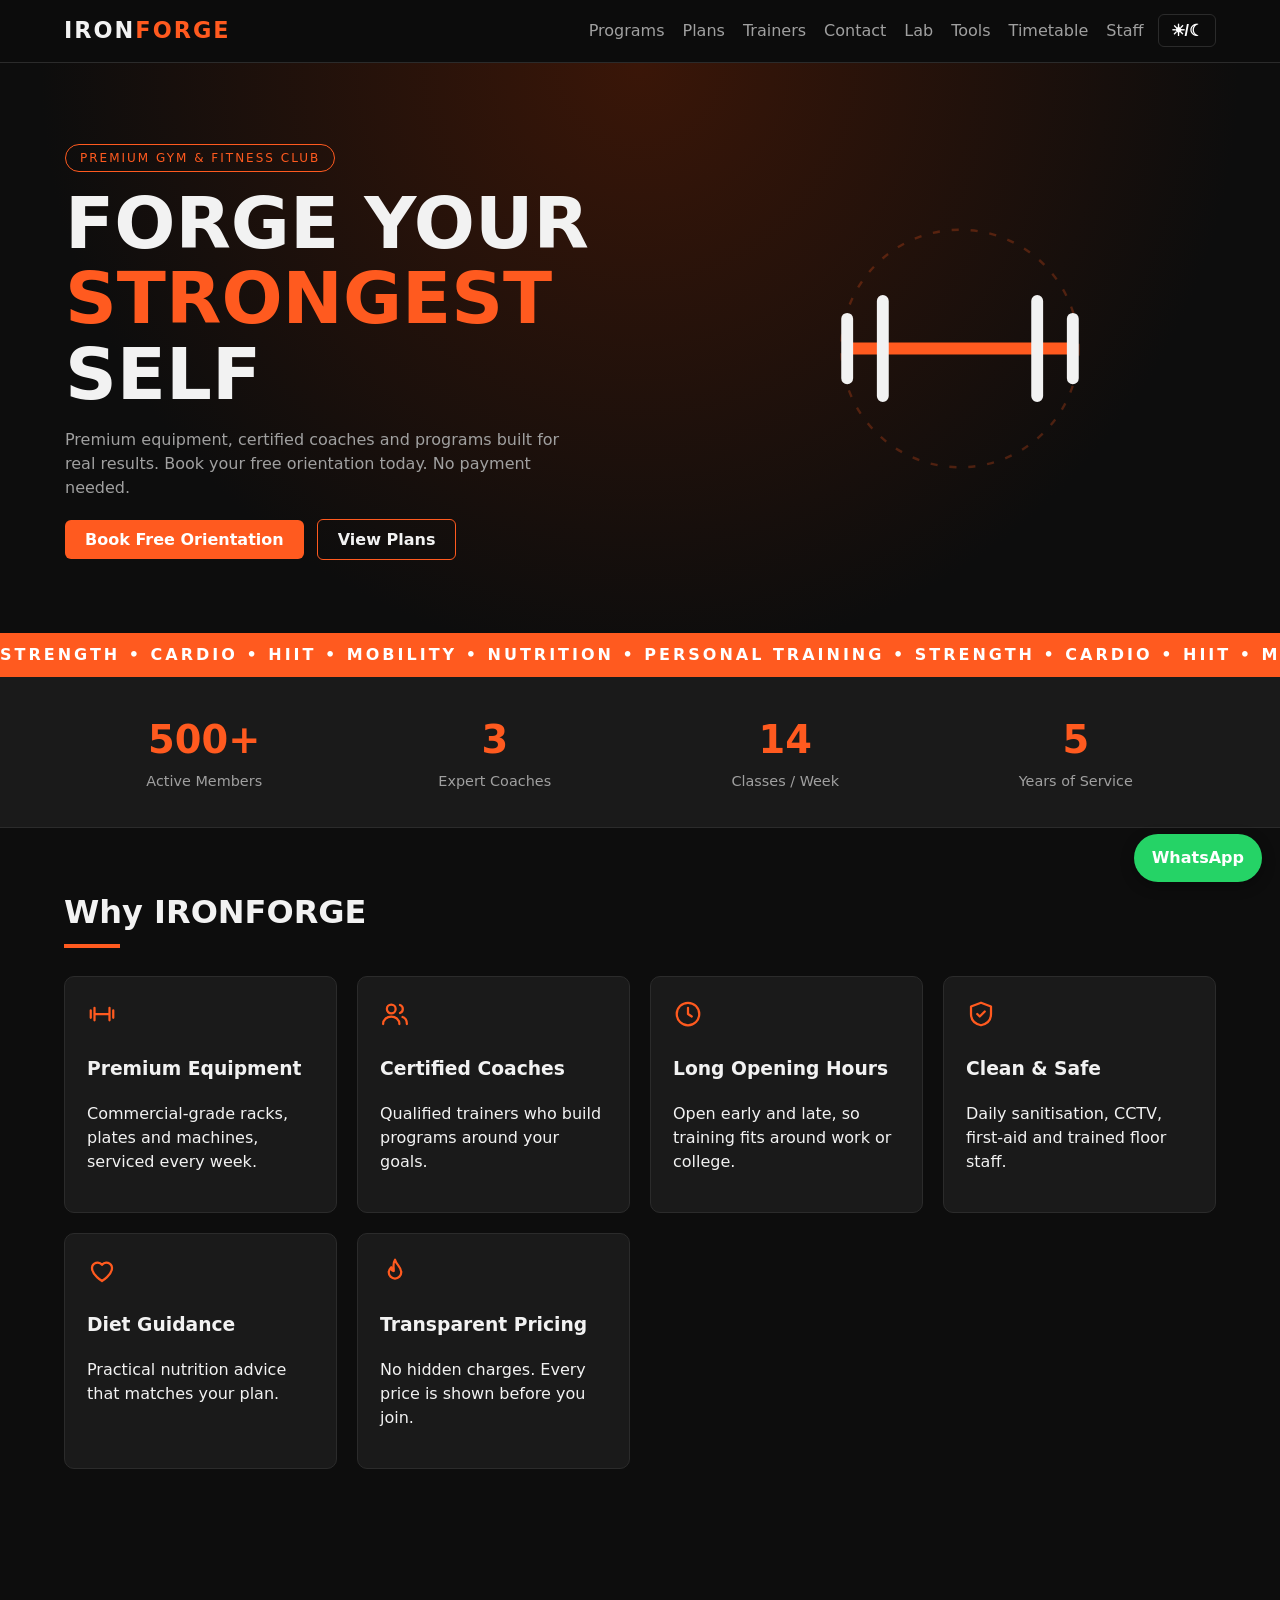
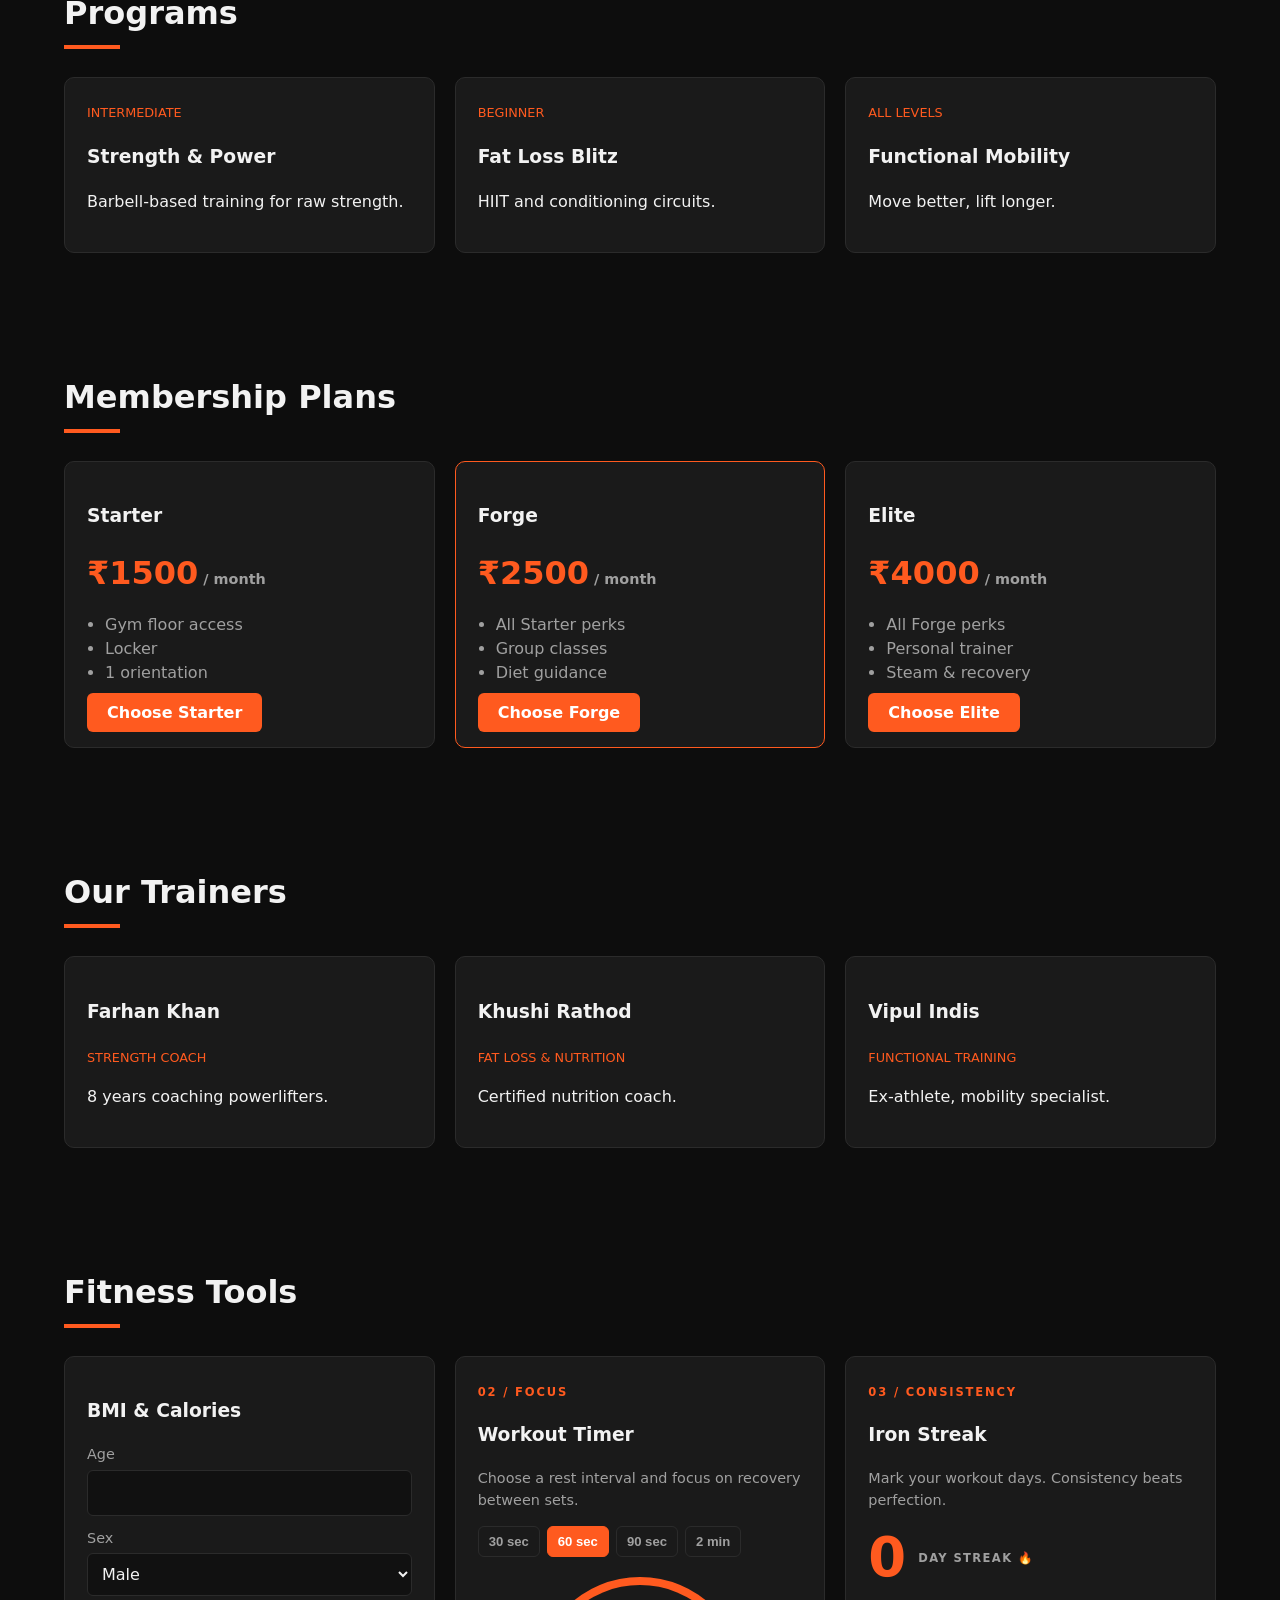
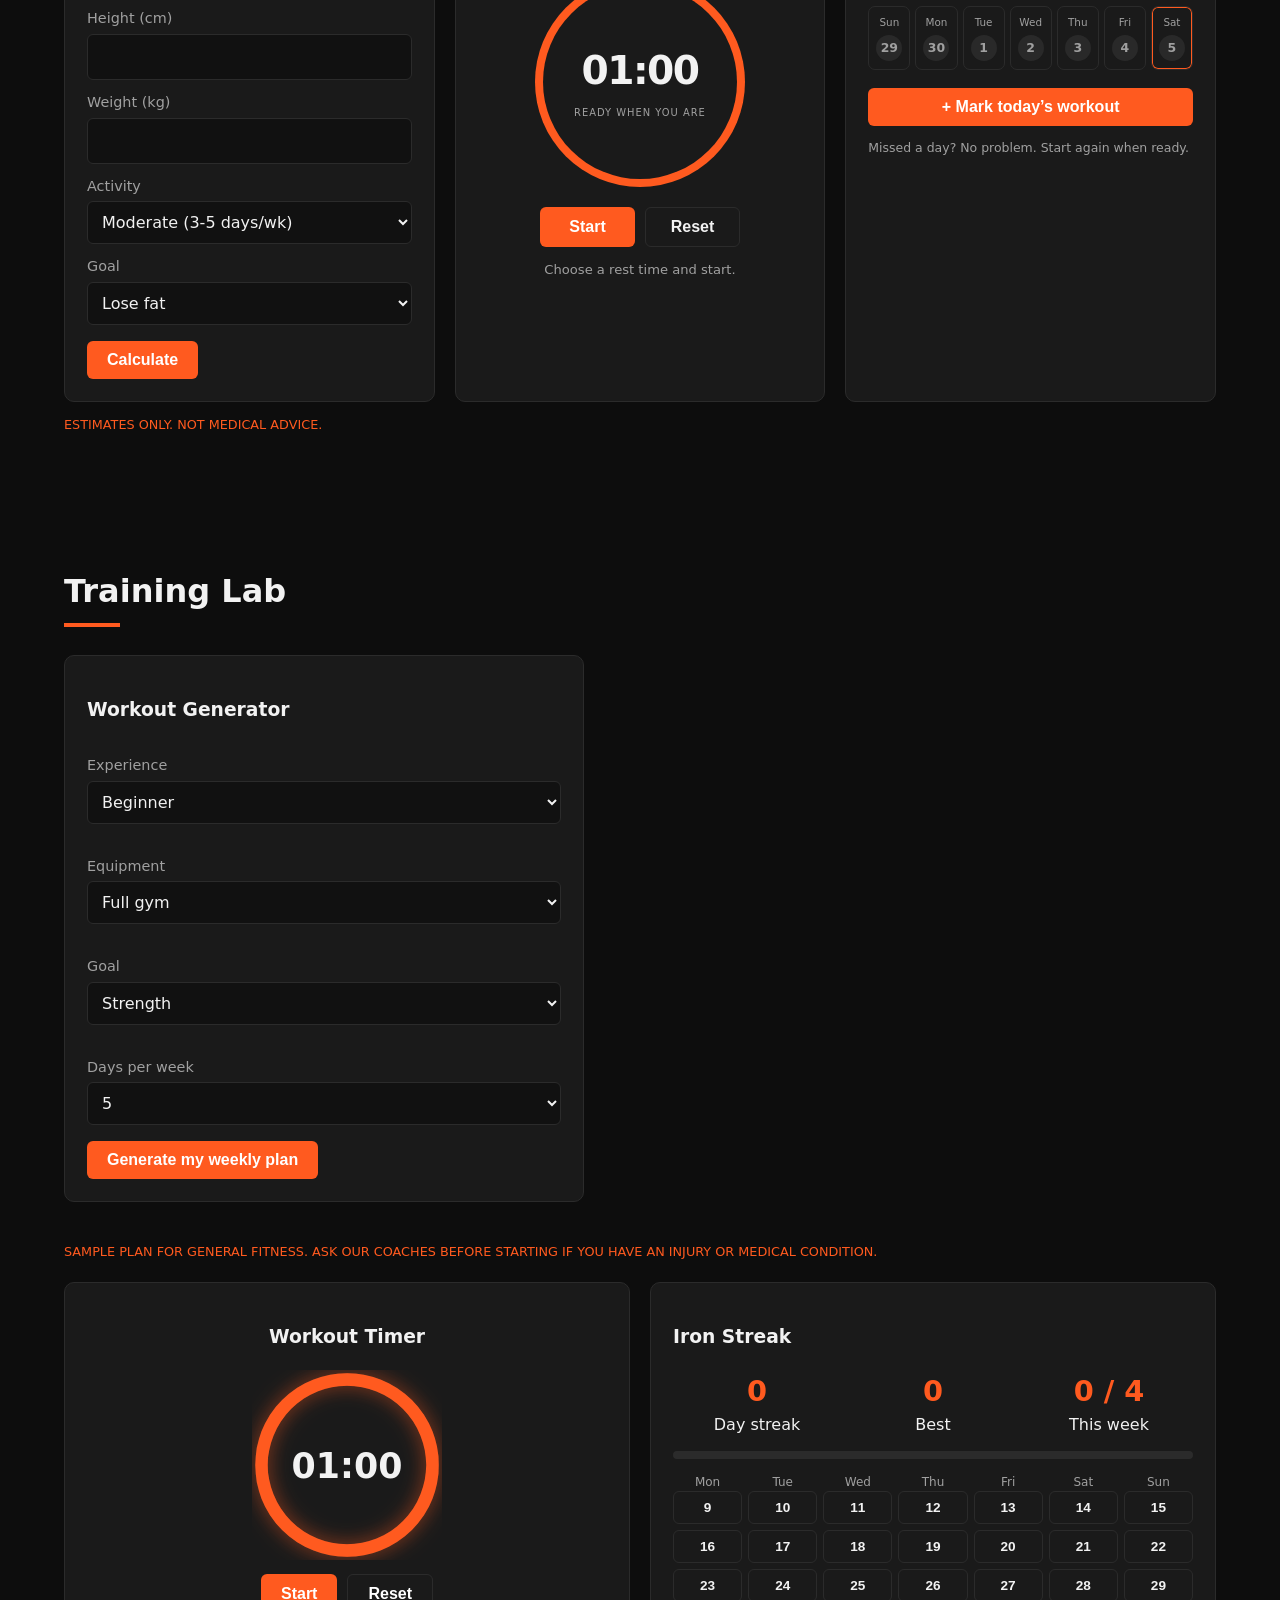
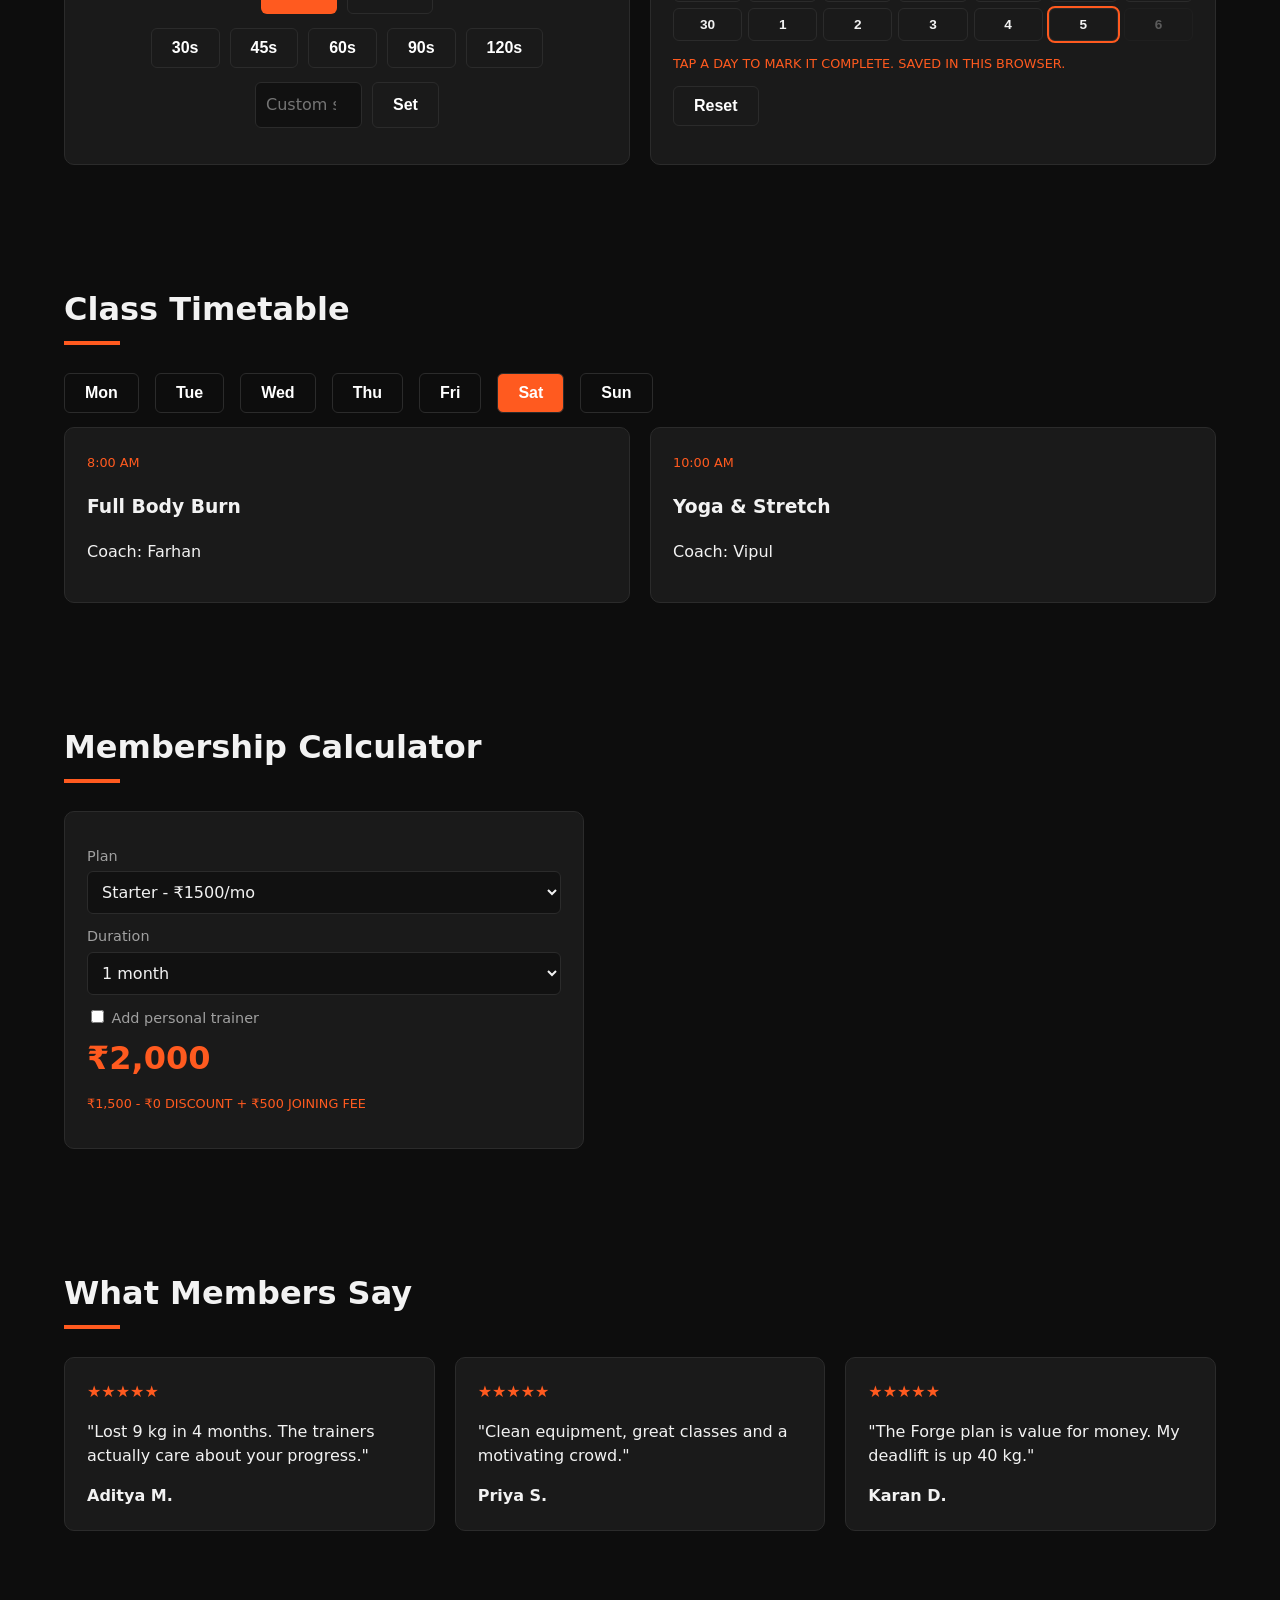
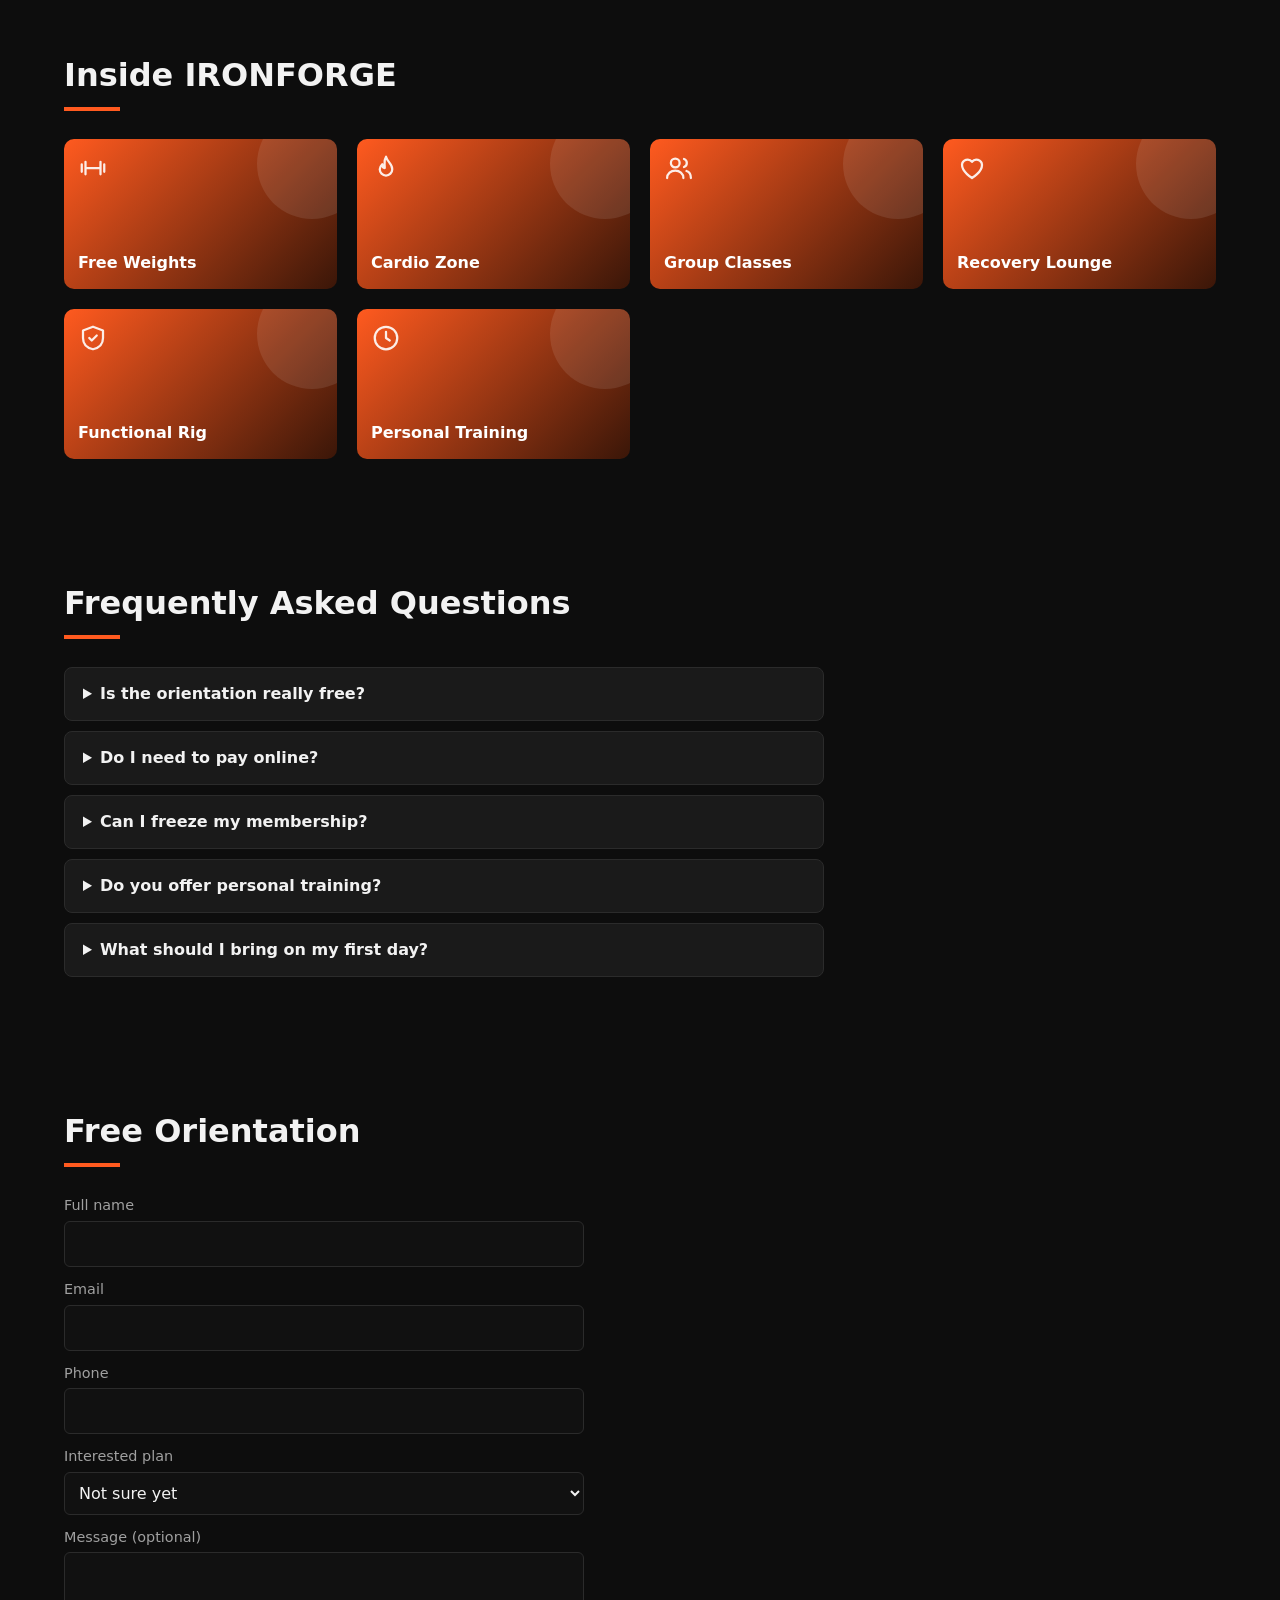
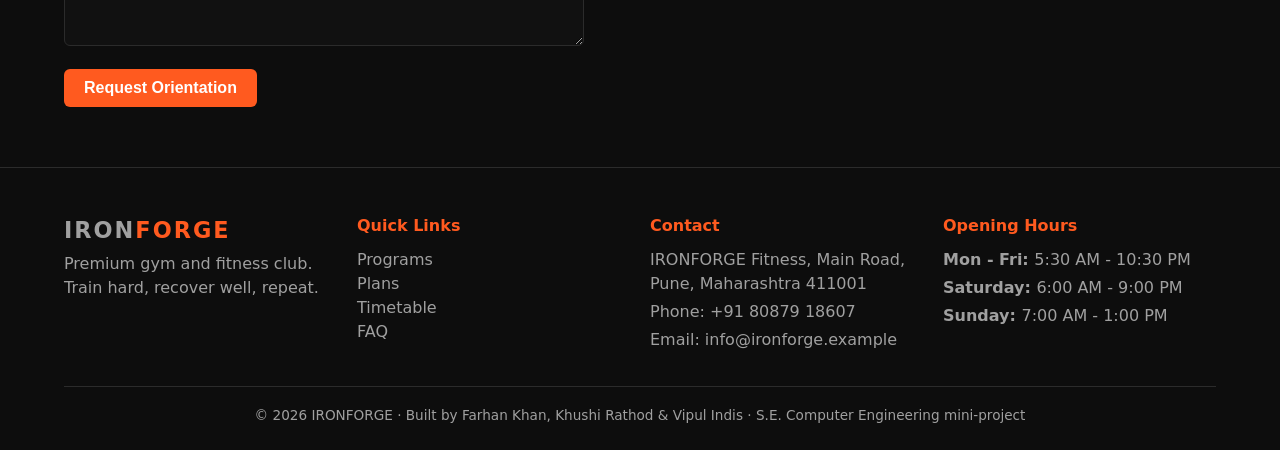
<file: index.html>
<!doctype html>
<html lang="en">
<head>
<meta charset="utf-8"><meta name="viewport" content="width=device-width,initial-scale=1">
<title>IRONFORGE | Premium Gym & Fitness Club</title>
<meta name="description" content="IRONFORGE: premium gym with expert coaches, group classes and transparent membership plans. Book a free orientation.">
<meta name="theme-color" content="#ff5a1f">
<link rel="icon" href="data:image/svg+xml,%3Csvg xmlns=%27http://www.w3.org/2000/svg%27 viewBox=%270 0 32 32%27%3E%3Crect width=%2732%27 height=%2732%27 rx=%276%27 fill=%27%23ff5a1f%27/%3E%3Cpath d=%27M7 12v8M4 14v4M25 12v8M28 14v4M7 16h18%27 stroke=%27white%27 stroke-width=%273%27/%3E%3C/svg%3E">
<link rel="stylesheet" href="style.css">
</head>
<body>
<div id="progress"></div>
<header>
  <a class="logo" href="#">IRON<span>FORGE</span></a>
  <nav><a href="#programs">Programs</a><a href="#plans">Plans</a><a href="#trainers">Trainers</a><a href="#contact">Contact</a><a href="#lab">Lab</a><a href="#tools">Tools</a><a href="#timetable">Timetable</a><a href="admin.html">Staff</a><button class="ghost" id="themeBtn" type="button" style="margin-left:14px;padding:6px 12px">☀/☾</button></nav>
</header>
<div class="hero">
  <div class="hero-in">
    <div><span class="pill">PREMIUM GYM &amp; FITNESS CLUB</span>
    <h1>FORGE YOUR <em>STRONGEST</em> SELF</h1>
    <p>Premium equipment, certified coaches and programs built for real results. Book your free orientation today. No payment needed.</p>
    <a class="btn" href="#contact">Book Free Orientation</a> <a class="btn ghost" href="#plans">View Plans</a></div>
    <svg class="hero-art" viewBox="0 0 320 240" aria-hidden="true">
      <circle cx="160" cy="120" r="100" fill="none" stroke="#ff5a1f" stroke-opacity=".25" stroke-width="2" stroke-dasharray="6 10" class="spin"/>
      <g class="floaty" stroke="#ff5a1f" stroke-width="10" stroke-linecap="round"><path d="M70 120h180"/><path d="M95 80v80M65 95v50M225 80v80M255 95v50" stroke="#f2f2f2"/></g>
    </svg>
  </div>
</div>
<div class="marquee"><div>STRENGTH &bull; CARDIO &bull; HIIT &bull; MOBILITY &bull; NUTRITION &bull; PERSONAL TRAINING &bull; STRENGTH &bull; CARDIO &bull; HIIT &bull; MOBILITY &bull; NUTRITION &bull; PERSONAL TRAINING &bull;</div></div>
<div class="stats" id="statBar"></div>
<section id="why" class="reveal"><h2>Why IRONFORGE</h2><div class="grid" id="whyList"></div></section>
<section id="programs" class="reveal"><h2>Programs</h2><div class="grid" id="programList"></div></section>
<section id="plans" class="reveal"><h2>Membership Plans</h2><div class="grid" id="planList"></div></section>
<section id="trainers" class="reveal"><h2>Our Trainers</h2><div class="grid" id="trainerList"></div></section>
<section id="tools" class="reveal"><h2>Fitness Tools</h2>
  <div class="grid">
    <form class="card" id="bmiForm"><h3>BMI &amp; Calories</h3>
      <label for="age">Age</label><input id="age" type="number" min="12" max="90" required>
      <label for="sex">Sex</label><select id="sex"><option value="m">Male</option><option value="f">Female</option></select>
      <label for="ht">Height (cm)</label><input id="ht" type="number" min="100" max="230" required>
      <label for="wt">Weight (kg)</label><input id="wt" type="number" min="30" max="250" required>
      <label for="act">Activity</label><select id="act"><option value="1.2">Sedentary</option><option value="1.375">Light (1-3 days/wk)</option><option value="1.55" selected>Moderate (3-5 days/wk)</option><option value="1.725">Very active</option></select>
      <label for="goal">Goal</label><select id="goal"><option value="-400">Lose fat</option><option value="0">Maintain</option><option value="300">Gain muscle</option></select>
      <button type="submit">Calculate</button><div id="bmiOut" class="msg ok hidden"></div></form>
  </div>
  <p class="tag">Estimates only. Not medical advice.</p>
</section>
<section id="lab" class="reveal"><h2>Training Lab</h2>
  <form class="card" id="genForm"><h3>Workout Generator</h3>
    <div class="grid">
      <div><label for="gLevel">Experience</label><select id="gLevel"><option>Beginner</option><option>Intermediate</option><option>Advanced</option></select></div>
      <div><label for="gEquip">Equipment</label><select id="gEquip"><option value="bodyweight">Bodyweight only</option><option value="dumbbells">Dumbbells</option><option value="gym" selected>Full gym</option></select></div>
      <div><label for="gGoal">Goal</label><select id="gGoal"></select></div>
      <div><label for="gDays">Days per week</label><select id="gDays"><option>3</option><option>4</option><option selected>5</option><option>6</option></select></div>
    </div>
    <button type="submit">Generate my weekly plan</button>
  </form>
  <div class="grid" id="genOut" style="margin:20px 0"></div>
  <p class="tag">Sample plan for general fitness. Ask our coaches before starting if you have an injury or medical condition.</p>
  <div class="grid" style="margin-top:20px">
    <div class="card" style="text-align:center"><h3>Workout Timer</h3>
      <svg viewBox="0 0 120 120" class="ringsvg"><circle class="rbg" cx="60" cy="60" r="54"/><circle class="rfg" id="tRing" cx="60" cy="60" r="54" transform="rotate(-90 60 60)"/><text id="tTxt" x="60" y="68" text-anchor="middle">01:00</text></svg>
      <div class="row" style="justify-content:center"><button type="button" id="tStart">Start</button><button type="button" class="ghost" id="tReset">Reset</button></div>
      <div class="row" style="justify-content:center" id="tPresets"></div>
      <div class="row" style="justify-content:center"><input id="tCustom" type="number" min="5" max="3600" placeholder="Custom seconds" style="max-width:150px"><button type="button" class="ghost" id="tSet">Set</button></div>
    </div>
    <div class="card"><h3>Iron Streak</h3>
      <div class="grid" style="grid-template-columns:repeat(3,1fr);text-align:center;gap:8px">
        <div class="stat"><b id="sCur">0</b><span>Day streak</span></div><div class="stat"><b id="sBest">0</b><span>Best</span></div><div class="stat"><b id="sWeek">0 / 4</b><span>This week</span></div></div>
      <div class="bar"><div id="sBar"></div></div>
      <div class="sdays" id="sDays"></div><div class="sgrid" id="sGrid"></div>
      <p class="tag">Tap a day to mark it complete. Saved in this browser.</p><button type="button" class="ghost" id="sReset">Reset</button>
    </div>
  </div>
</section>
<section id="timetable" class="reveal"><h2>Class Timetable</h2><div class="tabs row" id="dayTabs"></div><div class="grid" id="dayClasses"></div></section>
<section id="pricing" class="reveal"><h2>Membership Calculator</h2>
  <form class="card" id="priceForm" style="max-width:520px">
    <label for="cplan">Plan</label><select id="cplan"></select>
    <label for="cmonths">Duration</label><select id="cmonths"><option value="1">1 month</option><option value="3">3 months (5% off)</option><option value="6">6 months (10% off)</option><option value="12">12 months (15% off)</option></select>
    <label><input type="checkbox" id="ctrainer" style="width:auto"> Add personal trainer</label>
    <div class="price" id="cTotal"></div><p id="cDetail" class="tag"></p></form></section>
<section id="reviews" class="reveal"><h2>What Members Say</h2><div class="grid" id="reviewList"></div></section>
<section id="gallery" class="reveal"><h2>Inside IRONFORGE</h2><div class="grid" id="galleryList"></div></section>
<section id="faq" class="reveal"><h2>Frequently Asked Questions</h2><div id="faqList" style="max-width:760px"></div></section>
<section id="contact" class="reveal">
  <h2>Free Orientation</h2>
  <form id="enquiryForm" novalidate>
    <label for="name">Full name</label><input id="name" required>
    <label for="email">Email</label><input id="email" type="email" required>
    <label for="phone">Phone</label><input id="phone" required>
    <label for="plan">Interested plan</label><select id="plan"><option value="">Not sure yet</option></select>
    <label for="message">Message (optional)</label><textarea id="message" rows="3" maxlength="500"></textarea>
    <button type="submit">Request Orientation</button>
    <div id="formMsg" class="msg hidden"></div>
  </form>
</section>
<footer class="foot">
  <div class="grid"><div><div class="logo">IRON<span>FORGE</span></div><p>Premium gym and fitness club. Train hard, recover well, repeat.</p></div>
  <div><h4>Quick Links</h4><a href="#programs">Programs</a><br><a href="#plans">Plans</a><br><a href="#timetable">Timetable</a><br><a href="#faq">FAQ</a></div>
  <div><h4>Contact</h4><p id="fAddr"></p><p id="fPhone"></p><p id="fMail"></p></div>
  <div><h4>Opening Hours</h4><div id="fHours"></div></div></div>
  <p class="copy">&copy; 2026 IRONFORGE &middot; Built by Farhan Khan, Khushi Rathod &amp; Vipul Indis &middot; S.E. Computer Engineering mini-project</p>
</footer>
<button id="toTop" aria-label="Back to top">&uarr;</button>
<script src="data.js"></script>
<a class="wa" id="wa" target="_blank" rel="noopener">WhatsApp</a>
<script src="app.js"></script>
<script src="details.js"></script>
<script src="features.js"></script>
<script src="tools.js"></script>
<script src="polish.js"></script>
<script src="extras.js"></script>
</body>
</html>
</file>
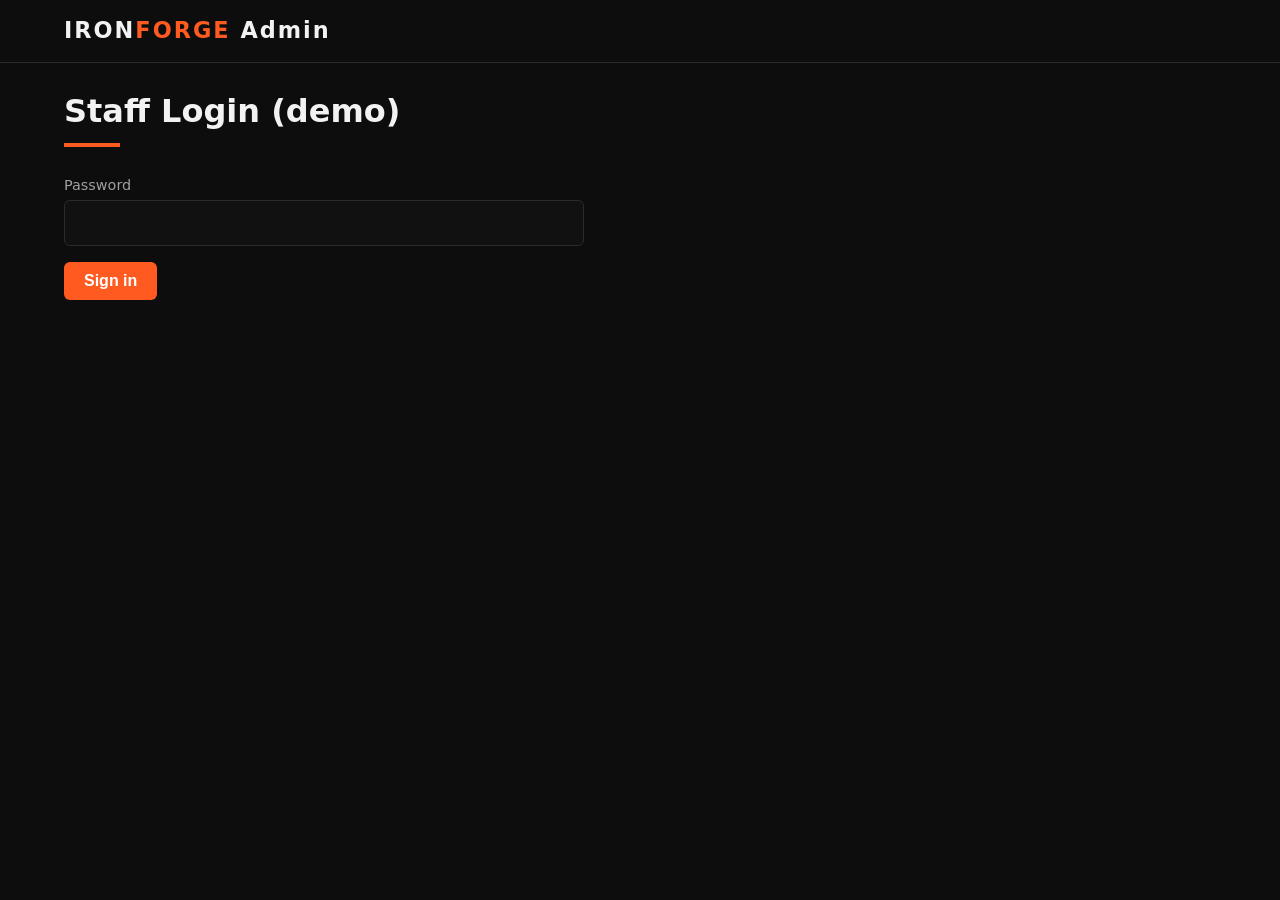
<file: admin.html>
<!doctype html>
<html lang="en">
<head>
<meta charset="utf-8"><meta name="viewport" content="width=device-width,initial-scale=1">
<title>IRONFORGE Admin (Demo)</title><link rel="stylesheet" href="style.css">
</head>
<body>
<header><a class="logo" href="index.html">IRON<span>FORGE</span> Admin</a><button class="ghost hidden" id="logout">Logout</button></header>
<div class="wrap" id="loginBox">
  <h2>Staff Login (demo)</h2>
  <form id="loginForm">
    <label for="password">Password</label><input id="password" type="password" required>
    <button type="submit">Sign in</button>
    <div id="loginMsg" class="msg err hidden">Wrong password</div>
  </form>
</div>
<div class="wrap hidden" id="dash">
  <div class="grid" id="stats"></div>
  <div class="row"><input id="search" placeholder="Search name, email, phone, ID"><select id="statusFilter"><option value="">All statuses</option></select><button class="ghost" id="clear">Delete all</button></div>
  <p class="tag">Demo: enquiries are saved in this browser only.</p>
  <div class="tablewrap"><table><thead><tr><th>ID</th><th>Name / Contact</th><th>Plan</th><th>Status</th><th>Notes</th></tr></thead><tbody id="rows"></tbody></table></div>
</div>
<script src="admin.js"></script>
</body>
</html>
</file>
<file: style.css>
:root{--bg:#0d0d0d;--card:#1a1a1a;--line:#2b2b2b;--text:#f2f2f2;--muted:#a0a0a0;--orange:#ff5a1f;--head:#0d0d0dee}
[data-theme=light]{--bg:#f6f4f1;--card:#fff;--line:#ddd;--text:#171717;--muted:#555;--head:#f6f4f1ee}
[data-theme=light] input,[data-theme=light] select,[data-theme=light] textarea{background:#fff}
*{box-sizing:border-box}
body{margin:0;background:var(--bg);color:var(--text);font-family:system-ui,Segoe UI,Roboto,sans-serif;line-height:1.5}
a{color:inherit;text-decoration:none}
header{position:sticky;top:0;z-index:5;background:var(--head);border-bottom:1px solid var(--line);display:flex;justify-content:space-between;align-items:center;padding:14px 5vw;flex-wrap:wrap;gap:8px}
.logo{font-weight:900;letter-spacing:2px;font-size:1.4rem}.logo span{color:var(--orange)}
nav a{margin-left:18px;color:var(--muted)}nav a:hover{color:var(--orange)}
.hero{padding:12vh 5vw;text-align:center;background:radial-gradient(circle at 50% 0,#3a1608,var(--bg) 70%)}
.hero h1{font-size:clamp(2.2rem,7vw,4.5rem);margin:0;line-height:1.05}.hero h1 em{color:var(--orange);font-style:normal}
.hero p{color:var(--muted);max-width:560px;margin:16px auto 28px}
section{padding:60px 5vw}h2{font-size:2rem;margin:0 0 28px}h2::after{content:"";display:block;width:56px;height:4px;background:var(--orange);margin-top:8px}
.grid{display:grid;grid-template-columns:repeat(auto-fit,minmax(240px,1fr));gap:20px}
.card{background:var(--card);border:1px solid var(--line);border-radius:10px;padding:22px}
.card.featured{border-color:var(--orange)}
.price{font-size:2rem;font-weight:800;color:var(--orange)}.price small{font-size:.9rem;color:var(--muted)}
.card ul{padding-left:18px;color:var(--muted)}.tag{color:var(--orange);font-size:.8rem;text-transform:uppercase}
.btn,button{background:var(--orange);color:#fff;border:0;border-radius:6px;padding:10px 20px;font-weight:700;cursor:pointer;font-size:1rem}
.btn.ghost,button.ghost{background:transparent;border:1px solid var(--line)}
form{max-width:520px}label{display:block;margin:12px 0 4px;color:var(--muted);font-size:.9rem}
input,select,textarea{width:100%;padding:10px;background:#111;color:var(--text);border:1px solid var(--line);border-radius:6px;font:inherit}
form button{margin-top:16px}
.msg{margin-top:12px;padding:10px;border-radius:6px}.msg.ok{background:#12301a}.msg.err{background:#3a1414}
footer{text-align:center;padding:30px;color:var(--muted);border-top:1px solid var(--line)}
/* admin */
.wrap{padding:24px 5vw}.hidden{display:none}
table{width:100%;border-collapse:collapse;font-size:.9rem}th,td{text-align:left;padding:10px;border-bottom:1px solid var(--line);vertical-align:top}
.tablewrap{overflow-x:auto}.row{display:flex;gap:10px;flex-wrap:wrap;margin:14px 0}.row>*{width:auto}
.stat b{display:block;font-size:1.8rem;color:var(--orange)}
.tabs button{background:transparent;border:1px solid var(--line);margin-right:6px}.tabs button.on{background:var(--orange)}
.reveal{opacity:0;transform:translateY(24px);transition:.7s}.reveal.show{opacity:1;transform:none}
.card{transition:transform .25s,border-color .25s}.card:hover{transform:translateY(-4px);border-color:var(--orange)}
.tile{height:130px;border-radius:10px;display:flex;align-items:flex-end;padding:14px;font-weight:700;background:linear-gradient(135deg,#ff5a1f,#3a1608)}
.wa{position:fixed;right:18px;bottom:18px;background:#25d366;color:#fff;padding:12px 18px;border-radius:30px;font-weight:700;z-index:9;box-shadow:0 4px 14px #0005}
ol{padding-left:20px;color:var(--muted)}.stars{color:var(--orange)}
@media (prefers-reduced-motion:reduce){.reveal{opacity:1;transform:none;transition:none}}
html{scroll-behavior:smooth}
#progress{position:fixed;top:0;left:0;height:3px;background:var(--orange);z-index:20;width:0}
.hero{text-align:left;padding:9vh 5vw}.hero-in{display:grid;grid-template-columns:1.2fr 1fr;gap:30px;align-items:center;max-width:1150px;margin:auto}
.hero p{margin:16px 0 28px;max-width:520px}.pill{display:inline-block;border:1px solid var(--orange);color:var(--orange);border-radius:30px;padding:4px 14px;font-size:.75rem;letter-spacing:2px;margin-bottom:14px}
.hero-art{width:100%;max-width:380px;justify-self:center}
.floaty{animation:float 3.5s ease-in-out infinite}.spin{transform-origin:160px 120px;animation:spin 30s linear infinite}
@keyframes float{50%{transform:translateY(-12px)}}@keyframes spin{to{transform:rotate(360deg)}}
.btn.ghost{background:transparent;border:1px solid var(--orange);color:var(--text);margin-left:8px}
.marquee{overflow:hidden;white-space:nowrap;background:var(--orange);color:#fff;font-weight:800;letter-spacing:3px;padding:10px 0}
.marquee div{display:inline-block;animation:slide 25s linear infinite}@keyframes slide{to{transform:translateX(-50%)}}
.stats{display:grid;grid-template-columns:repeat(auto-fit,minmax(150px,1fr));gap:10px;padding:34px 5vw;background:var(--card);border-bottom:1px solid var(--line)}
.stat2{text-align:center}.stat2 b{display:block;font-size:2.4rem;color:var(--orange)}.stat2 span{color:var(--muted);font-size:.9rem}
.ico{color:var(--orange);margin-bottom:8px}
.tile{position:relative;overflow:hidden;flex-direction:column;justify-content:space-between;align-items:flex-start;height:150px;color:#fff;transition:transform .3s}
.tile:hover{transform:scale(1.04)}.tico{opacity:.9}.tile::after{content:"";position:absolute;right:-30px;top:-30px;width:110px;height:110px;border-radius:50%;background:#ffffff18}
details{background:var(--card);border:1px solid var(--line);border-radius:8px;margin-bottom:10px;padding:14px 18px}
summary{cursor:pointer;font-weight:700}details[open]{border-color:var(--orange)}details p{color:var(--muted);margin:10px 0 0}
.foot{text-align:left;padding:46px 5vw 20px}.foot a{color:var(--muted)}.foot a:hover{color:var(--orange)}.foot h4{margin:0 0 10px;color:var(--orange)}.foot p{margin:4px 0;color:var(--muted)}
.copy{text-align:center;margin-top:30px!important;padding-top:18px;border-top:1px solid var(--line);font-size:.85rem}
#toTop{position:fixed;left:18px;bottom:18px;width:42px;height:42px;border-radius:50%;padding:0;opacity:0;pointer-events:none;transition:.3s;z-index:9}#toTop.show{opacity:1;pointer-events:auto}
@media(max-width:800px){.hero-in{grid-template-columns:1fr}.hero-art{max-width:240px}}
@media (prefers-reduced-motion:reduce){.floaty,.spin,.marquee div{animation:none}}
.ringsvg{width:190px;margin:8px auto;display:block}.rbg{fill:none;stroke:var(--line);stroke-width:8}
.rfg{fill:none;stroke:var(--orange);stroke-width:8;stroke-linecap:round;transition:stroke-dashoffset .25s linear;filter:drop-shadow(0 0 6px #ff5a1f88)}
.ringsvg text{fill:var(--text);font-size:22px;font-weight:800}
.card.day.rest{opacity:.6}.card.day li{margin:4px 0}
.bar{height:8px;background:var(--line);border-radius:6px;overflow:hidden;margin:14px 0}.bar div{height:100%;width:0;background:var(--orange);transition:width .4s}
.sdays,.sgrid{display:grid;grid-template-columns:repeat(7,1fr);gap:6px}.sdays span{text-align:center;color:var(--muted);font-size:.75rem}
.cell{padding:8px 0;background:transparent;border:1px solid var(--line);color:var(--text);font-size:.85rem}
.cell.on{background:var(--orange);border-color:var(--orange)}.cell.today{outline:2px solid var(--orange)}.cell:disabled{opacity:.3;cursor:default}
</file>
